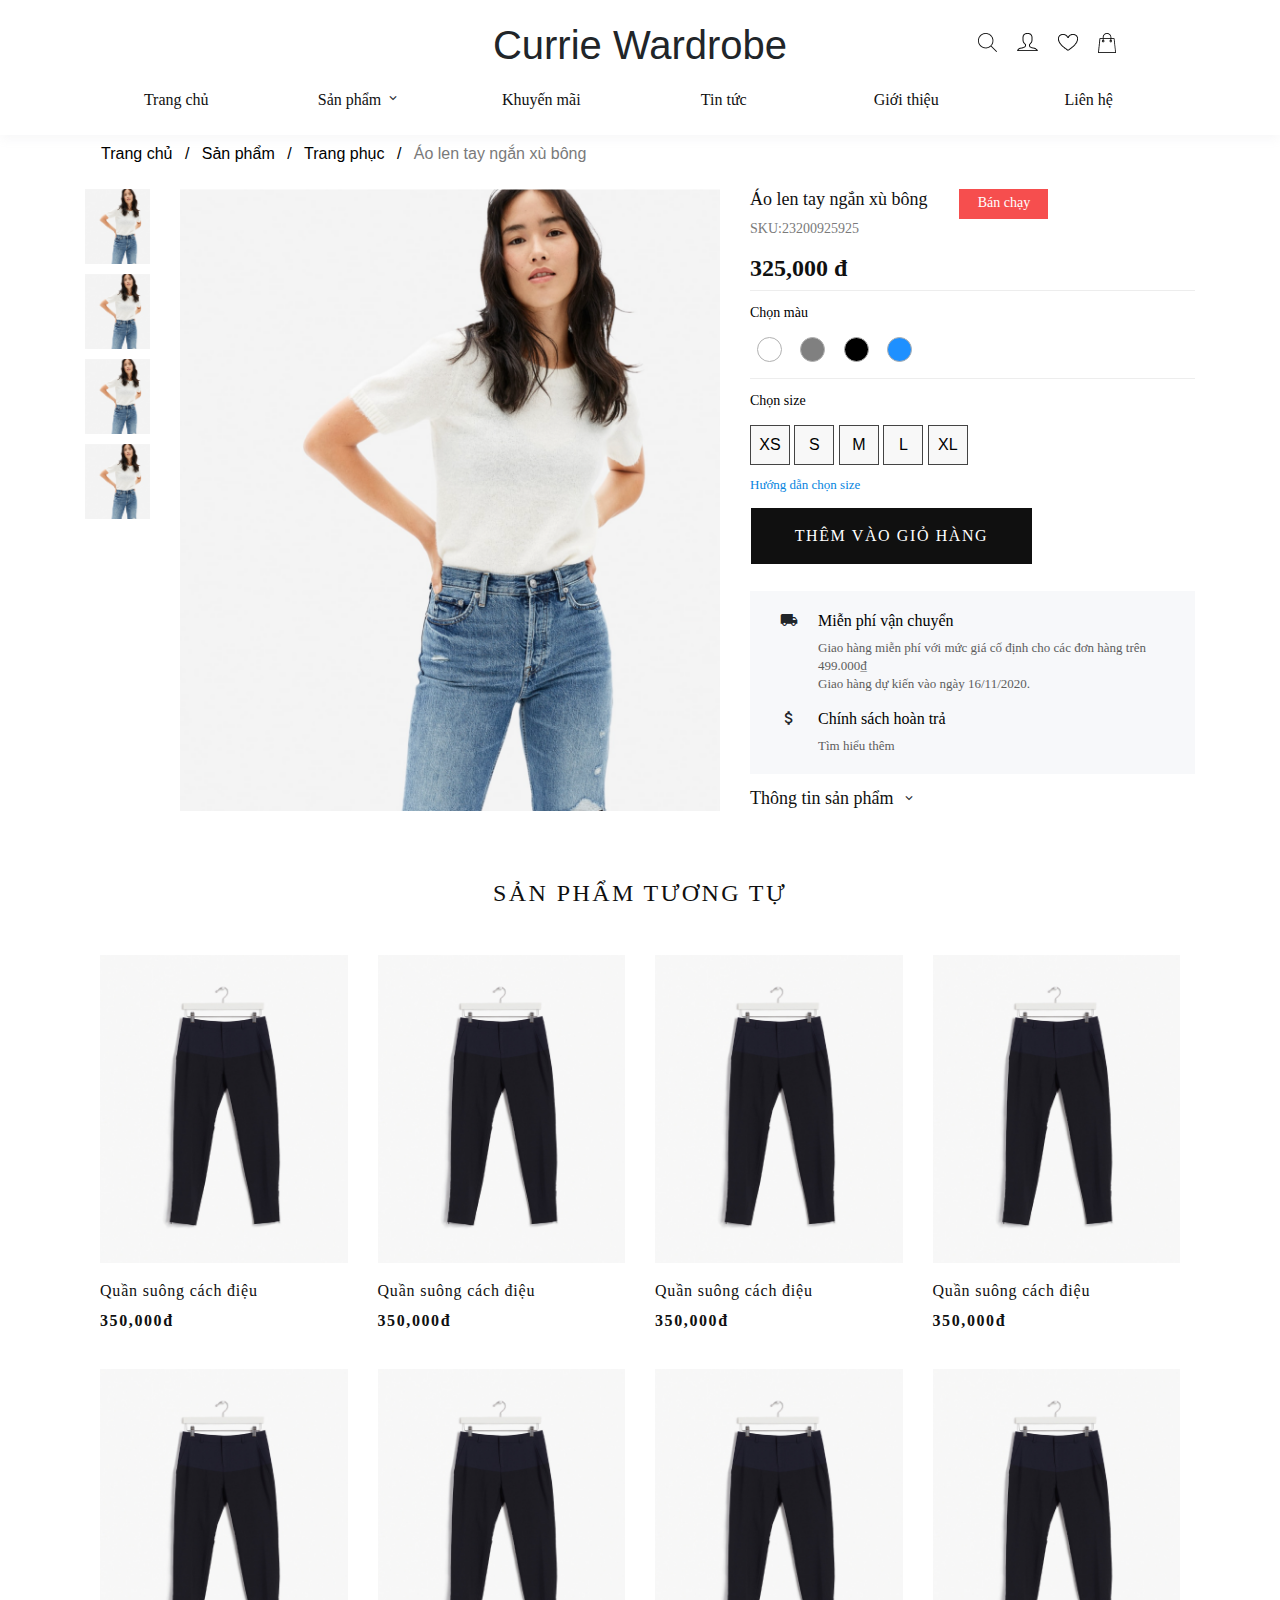
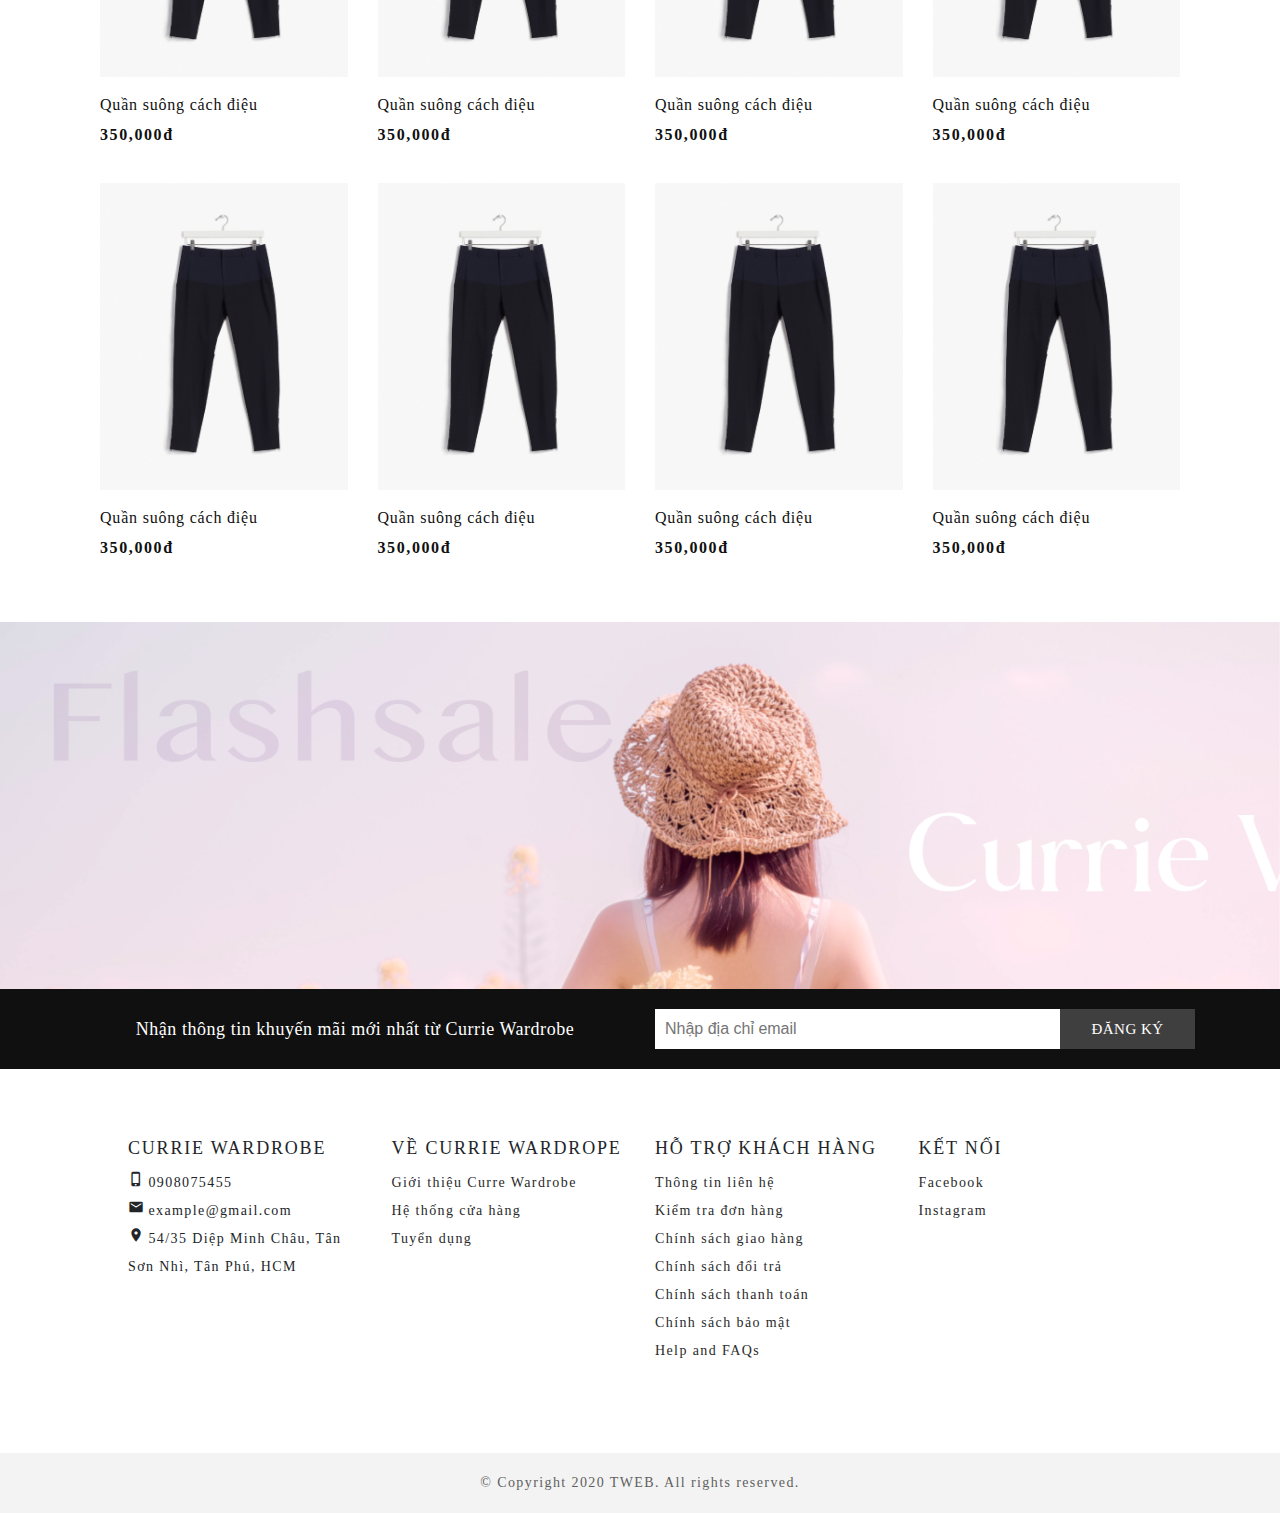
<file: product-detail.html>
<!DOCTYPE html>
<html lang="en">
<head>
    <meta charset="UTF-8">
    <meta name="viewport" content="width=device-width, initial-scale=1.0">
    <title>Hume.vn</title>
    <!-- Latest compiled and minified CSS -->
    <link rel="stylesheet" href="https://maxcdn.bootstrapcdn.com/bootstrap/4.5.2/css/bootstrap.min.css">

    <!-- jQuery library -->
    <script src="https://ajax.googleapis.com/ajax/libs/jquery/3.5.1/jquery.min.js"></script>

    <!-- Popper JS -->
    <script src="https://cdnjs.cloudflare.com/ajax/libs/popper.js/1.16.0/umd/popper.min.js"></script>

    <!-- Latest compiled JavaScript -->
    <script src="https://maxcdn.bootstrapcdn.com/bootstrap/4.5.2/js/bootstrap.min.js"></script>

    <link rel="stylesheet" href="./product_detail.css">

    <link rel="stylesheet" href="https://fonts.googleapis.com/icon?family=Material+Icons">
</head>
<body>
    <div class="container-fluid">
        <header>
            <div class="top">
                <h1>Currie Wardrobe</h1>
                <div class="topItems">
                    <ul>
                        <li>
                            <a href="#"><img src="Images/search.png"/></a>
                        </li>
                        <li>
                            <a href="#"><img src="Images/account.png"/></a>
                        </li>
                        <li>
                            <a href="#"><img src="Images/favorite.png"/></a>
                        </li>
                        <li>
                            <a href="#"><img src="Images/cart.png"/></a>
                        </li>
                    </ul>
                </div>
            </div>
            <div class="nav container">
                <div class="row container">
                    <div class="nav_item col-lg-2 col-md-4 col-sm-4 col-12">
                        <a href="index.html">Trang chủ</a>
                    </div>
                    <div class="nav_item col-lg-2 col-md-4 col-sm-4 col-12">
                        <a class="product_hover" href="product.html">Sản phẩm</a>
                        <i class="material-icons" style="font-size:14px">expand_more</i>
                        <div class="menu container" id="menu">
                            <div class="row">
                                <div class="menu_items col-lg-2 col-md-4 col-sm-6 col-6">
                                    <h1>TRANG PHỤC</h1>
                                    <a href="#">Áo thun</a>
                                    <a href="#">Áo sơ mi</a>
                                    <a href="#">Đầm</a>
                                    <a href="#">Váy</a>
                                    <a href="#">Quần</a>
                                    <a href="#">Giày, dép</a>
                                </div>
                                <div class="menu_items col-lg-2 col-md-4 col-sm-6 col-6">
                                    <h1>TÚI XÁCH</h1>
                                    <a href="#">Balo</a>
                                    <a href="#">Túi đeo chéo</a>
                                    <a href="#">Ví</a>
                                    <a href="#">Túi tone</a>
                                </div>
                                <div class="menu_items col-lg-2 col-md-4 col-sm-6 col-6">
                                    <h1>PHỤ KIỆN</h1>
                                    <a href="#">Dây chuyền</a>
                                    <a href="#">Hoa tai</a>
                                    <a href="#">Vòng tay</a>
                                    <a href="#">Nhẫn</a>    
                                </div>
                                <div class="menu_items col-lg-2 col-md-4 col-sm-6 col-6">
                                    <img src="Images/menu_image_1.png">
                                    <h2>MỚI NHẤT</h2>
                                </div>
                                <div class="menu_items col-lg-2 col-md-4 col-sm-6 col-6">
                                    <img src="Images/menu_image_2.png">
                                    <h2>BÁN CHẠY NHẤT</h2>
                                </div>
                                <div class="menu_items col-lg-2 col-md-4 col-sm-6 col-6">
                                    <img src="Images/menu_image_3.png">
                                    <h2>THƯƠNG HIỆU</h2>
                                </div>
                            </div>
                        </div>
                    </div>
                    <div class="nav_item col-lg-2 col-md-4 col-sm-4 col-12">
                        <a href="#">Khuyến mãi</a>
                    </div>
                    <div class="nav_item col-lg-2 col-md-4 col-sm-4 col-12">
                        <a href="#">Tin tức</a>
                    </div>
                    <div class="nav_item col-lg-2 col-md-4 col-sm-4 col-12">
                        <a href="#">Giới thiệu</a>
                    </div>
                    <div class="nav_item col-lg-2 col-md-4 col-sm-4 col-12">
                        <a href="#">Liên hệ</a>
                    </div>
                </div>
            </div>
        </header>
        <section class="breadcumb container">
            <ul>
                <li><a href="#">Trang chủ</a></li>
                <li><a href="#">Sản phẩm</a></li>
                <li><a href="#">Trang phục</a></li>
                <li>Áo len tay ngắn xù bông</li>
            </ul>
        </section>
        <section class="product_detail container">
            <div class="row">
                <div class="image_detail col-lg-1 col-md-2 col-sm-2">
                    <img class="side_images" style="margin: 0;" src="Images/image_detail_1.png" alt="">
                    <img class="side_images" src="Images/image_detail_1.png" alt="">
                    <img class="side_images" src="Images/image_detail_1.png" alt="">
                    <img class="side_images" src="Images/image_detail_1.png" alt="">
                </div>
                <div class="zoom_image col-lg-6 col-md-5 col-sm-10">
                    <img src="Images/image_detail_1.png" alt="">
                </div>
                <div class="specifications_detail col-lg-5 col-md-5 col-sm-12">
                    <div class="title_content">
                        <div class="product_title">
                            <h1>Áo len tay ngắn xù bông</h1>
                            <div class="tag">Bán chạy</div>
                        </div>
                        <p>SKU:23200925925</p>
                        <h2>325,000 đ</h2>
                    </div>
                    <div class="color_content">
                        <P>Chọn màu</P>
                        <button style="background-color:white;"></button>
                        <button style="background-color: gray;"></button>
                        <button style="background-color: black;"></button>
                        <button style="background-color: dodgerblue;"></button>
                    </div>
                    <div class="size_ccontent">
                        <div class="size">
                            <P>Chọn size</P>
                            <button>XS</button>
                            <button>S</button>
                            <button>M</button>
                            <button>L</button>
                            <button>XL</button>
                        </div>
                        <div class="instruct">
                            <a href="#">Hướng dẫn chọn size</a>
                        </div>
                    </div>
                    <div class="add_to_cart">
                        <div class="btn">
                            <button class="btn_add">THÊM VÀO GIỎ HÀNG</button>                      
                        </div>
                    </div>
                    <div class="delivery_border">
                        <div class="delivery">
                            <div class="row_1">
                                <div class="col_1">
                                    <i class="material-icons" style="font-size:18px;">local_shipping</i>
                                </div>
                                <div class="col_2">
                                    <h1>
                                        Miễn phí vận chuyển
                                    </h1>
                                    <p>
                                        Giao hàng miễn phí với mức giá cố định cho các đơn hàng trên 499.000₫<br>
                                        Giao hàng dự kiến vào ngày 16/11/2020.
                                    </p>
                                </div>
                            </div>
                            <div class="row_2">
                                <div class="col_1">
                                    <i class="material-icons" style="font-size:18px">attach_money</i>
                                </div>
                                <div class="col_2">
                                    <h1>
                                        Chính sách hoàn trả
                                    </h1>
                                    <a href="#">
                                        Tìm hiểu thêm
                                    </a>
                                </div>
                            </div>
                        </div>
                    </div>
                    <div class="product_infomation">
                        <P>Thông tin sản phẩm</P>
                        <i class="material-icons" style="font-size:14px">expand_more</i>
                    </div>
                </div>
            </div>
        </section>
        <section class="reccomend_products">
            <h1>Sản phẩm tương tự</h1>
            <div class="row container">
                <div class="item_product_list col-lg-3 col-md-4 col-sm-6 col-6">
                    <div class="product_photo">
                        <a href="#" class="product_url">
                            <img width="100%" src="Images/productImg_1.png">
                        </a>
                    </div>
                    <div class="product_title">
                        <a href="#" >Quần suông cách điệu</a>
                        <p>350,000đ</p>
                    </div>
                </div>
                <div class="item_product_list col-lg-3 col-md-4 col-sm-6 col-6">
                    <div class="product_photo">
                        <a href="#" class="product_url">
                            <img width="100%" src="Images/productImg_1.png">
                        </a>
                    </div>
                    <div class="product_title">
                        <a href="#" >Quần suông cách điệu</a>
                        <p>350,000đ</p>
                    </div>
                </div>
                <div class="item_product_list col-lg-3 col-md-4 col-sm-6 col-6">
                    <div class="product_photo">
                        <a href="#" class="product_url">
                            <img width="100%" src="Images/productImg_1.png">
                        </a>
                    </div>
                    <div class="product_title">
                        <a href="#" >Quần suông cách điệu</a>
                        <p>350,000đ</p>
                    </div>
                </div>
                <div class="item_product_list col-lg-3 col-md-4 col-sm-6 col-6">
                    <div class="product_photo">
                        <a href="#" class="product_url">
                            <img width="100%" src="Images/productImg_1.png">
                        </a>
                    </div>
                    <div class="product_title">
                        <a href="#" >Quần suông cách điệu</a>
                        <p>350,000đ</p>
                    </div>
                </div>
                <div class="item_product_list col-lg-3 col-md-4 col-sm-6 col-6">
                    <div class="product_photo">
                        <a href="#" class="product_url">
                            <img width="100%" src="Images/productImg_1.png">
                        </a>
                    </div>
                    <div class="product_title">
                        <a href="#" >Quần suông cách điệu</a>
                        <p>350,000đ</p>
                    </div>
                </div>
                <div class="item_product_list col-lg-3 col-md-4 col-sm-6 col-6">
                    <div class="product_photo">
                        <a href="#" class="product_url">
                            <img width="100%" src="Images/productImg_1.png">
                        </a>
                    </div>
                    <div class="product_title">
                        <a href="#" >Quần suông cách điệu</a>
                        <p>350,000đ</p>
                    </div>
                </div>
                <div class="item_product_list col-lg-3 col-md-4 col-sm-6 col-6">
                    <div class="product_photo">
                        <a href="#" class="product_url">
                            <img width="100%" src="Images/productImg_1.png">
                        </a>
                    </div>
                    <div class="product_title">
                        <a href="#" >Quần suông cách điệu</a>
                        <p>350,000đ</p>
                    </div>
                </div>
                <div class="item_product_list col-lg-3 col-md-4 col-sm-6 col-6">
                    <div class="product_photo">
                        <a href="#" class="product_url">
                            <img width="100%" src="Images/productImg_1.png">
                        </a>
                    </div>
                    <div class="product_title">
                        <a href="#" >Quần suông cách điệu</a>
                        <p>350,000đ</p>
                    </div>
                </div>
                <div class="item_product_list col-lg-3 col-md-4 col-sm-6 col-6">
                    <div class="product_photo">
                        <a href="#" class="product_url">
                            <img width="100%" src="Images/productImg_1.png">
                        </a>
                    </div>
                    <div class="product_title">
                        <a href="#" >Quần suông cách điệu</a>
                        <p>350,000đ</p>
                    </div>
                </div>
                <div class="item_product_list col-lg-3 col-md-4 col-sm-6 col-6">
                    <div class="product_photo">
                        <a href="#" class="product_url">
                            <img width="100%" src="Images/productImg_1.png">
                        </a>
                    </div>
                    <div class="product_title">
                        <a href="#" >Quần suông cách điệu</a>
                        <p>350,000đ</p>
                    </div>
                </div>
                <div class="item_product_list col-lg-3 col-md-4 col-sm-6 col-6">
                    <div class="product_photo">
                        <a href="#" class="product_url">
                            <img width="100%" src="Images/productImg_1.png">
                        </a>
                    </div>
                    <div class="product_title">
                        <a href="#" >Quần suông cách điệu</a>
                        <p>350,000đ</p>
                    </div>
                </div>
                <div class="item_product_list col-lg-3 col-md-4 col-sm-6 col-6">
                    <div class="product_photo">
                        <a href="#" class="product_url">
                            <img width="100%" src="Images/productImg_1.png">
                        </a>
                    </div>
                    <div class="product_title">
                        <a href="#" >Quần suông cách điệu</a>
                        <p>350,000đ</p>
                    </div>
                </div>
            </div>
        </section>
        <section class="bottom_banner container">
            <img src="Images/bottom_banner.png"/>
        </section>
        <footer>
            <div class="subcribe">
                <div class="container">
                    <div class="row">
                        <div class="subcribe_title col-lg-6 col-md-6 col-sm-12 col-xs-12">
                                <a>
                                    Nhận thông tin khuyến mãi mới nhất từ Currie Wardrobe
                                </a>
                        </div>
                        <div class="subcribe_input col-lg-6 col-md-6 col-sm-12 col-xs-12">
                            <input type="text" placeholder="Nhập địa chỉ email">
                            <button>ĐĂNG KÝ</button>
                        </div>
                    </div>
                </div>
            </div>
            <div class="about">
                <div class="row">
                    <div class="contact_information col-lg-3 col-md-6 col-sm-6 col-xs-6">
                        <h1 class="shop_name">Currie Wardrobe</h1>
                        <ul>
                            <li>
                                <i class="material-icons" style="font-size:16px">phone_iphone</i>
                                <a>0908075455</a>
                            </li>
                            <li>
                                <i class="material-icons" style="font-size:16px">email</i>
                                <a>example@gmail.com</a>
                            </li>
                            <li>
                                <i class="material-icons" style="font-size:16px">location_on</i>
                                <a>54/35 Diệp Minh Châu, Tân Sơn Nhì, Tân Phú, HCM</a>
                            </li>
                        </ul>
                    </div>
                    <div class="introduce col-lg-3 col-md-6 col-sm-6 col-xs-6">
                        <h1>VỀ CURRIE WARDROPE</h1>
                        <ul>
                            <li>
                                <a href="#">Giới thiệu Curre Wardrobe</a>
                            </li>
                            <li>
                                <a href="#">Hệ thống cửa hàng</a>
                            </li>
                            <li>
                                <a href="#">Tuyển dụng</a>
                            </li>
                        </ul>
                    </div>
                    <div class="support col-lg-3 col-md-6 col-sm-6 col-xs-6">
                        <h1>HỖ TRỢ KHÁCH HÀNG</h1>
                        <ul>
                            <li>
                                <a href="#">Thông tin liên hệ</a>
                            </li>
                            <li>
                                <a href="#">Kiểm tra đơn hàng</a>
                            </li>
                            <li>
                                <a href="#">Chính sách giao hàng</a>
                            </li>
                            <li>
                                <a href="#">Chính sách đổi trả</a>
                            </li>
                            <li>
                                <a href="#">Chính sách thanh toán</a>
                            </li>
                            <li>
                                <a href="#">Chính sách bảo mật</a>
                            </li>
                            <li>
                                <a href="#">Help and FAQs</a>
                            </li>
                        </ul>
                    </div>
                    <div class="connect col-lg-3 col-md-6 col-sm-6 col-xs-6">
                        <h1>KẾT NỐI</h1>
                        <ul>
                            <li>
                                <a href="#">Facebook</a>
                            </li>
                            <li>
                                <a href="#">Instagram</a>
                            </li>
                        </ul>
                    </div>
                </div>
            </div>
            <div class="copyright">
                <div>© Copyright 2020 TWEB. All rights reserved.</div>
            </div>
        </footer>
    </div>
</body>
<script>
    function showDropdown() {
        document.getElementById("menu").style.display = "block";
        document.getElementById("menu").style.width = "100%";
    }
    function hideDropdown() {
        document.getElementById("menu").style.display = "none";
    }
</script>
</html>
</file>
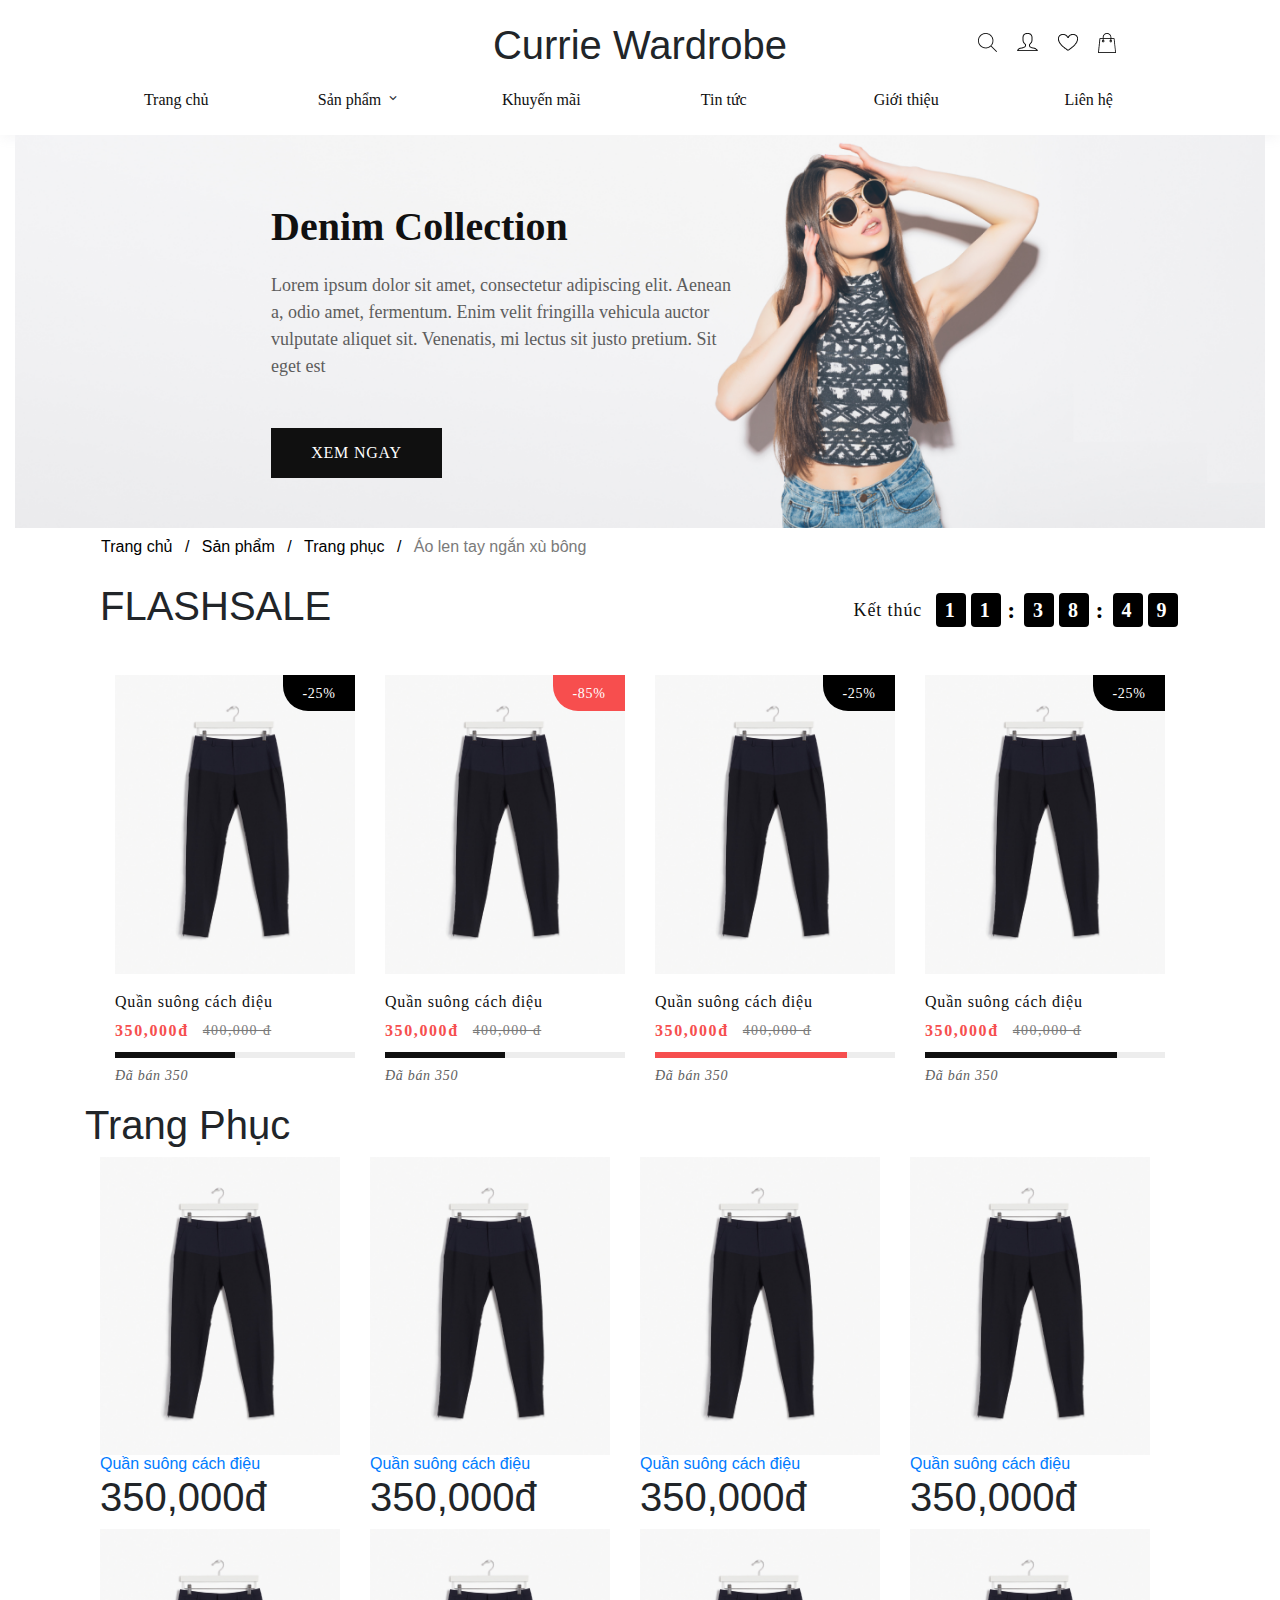
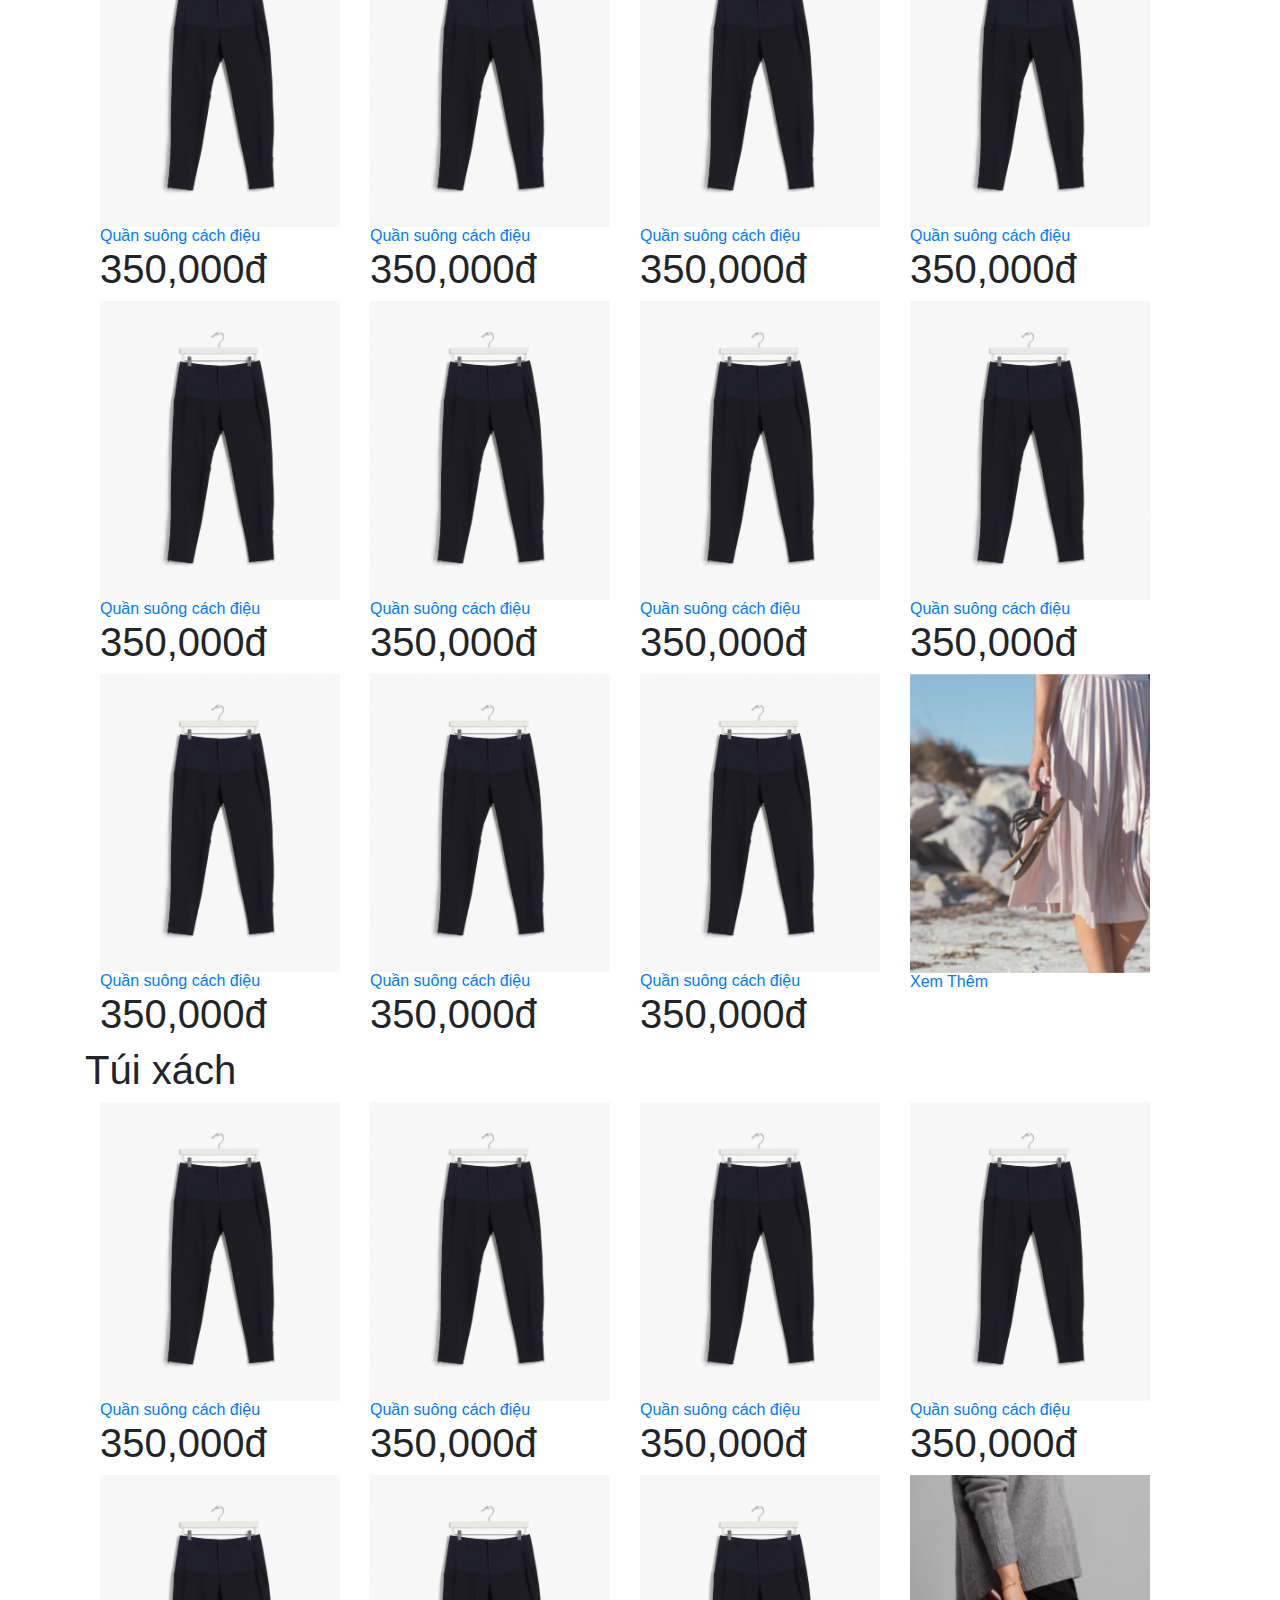
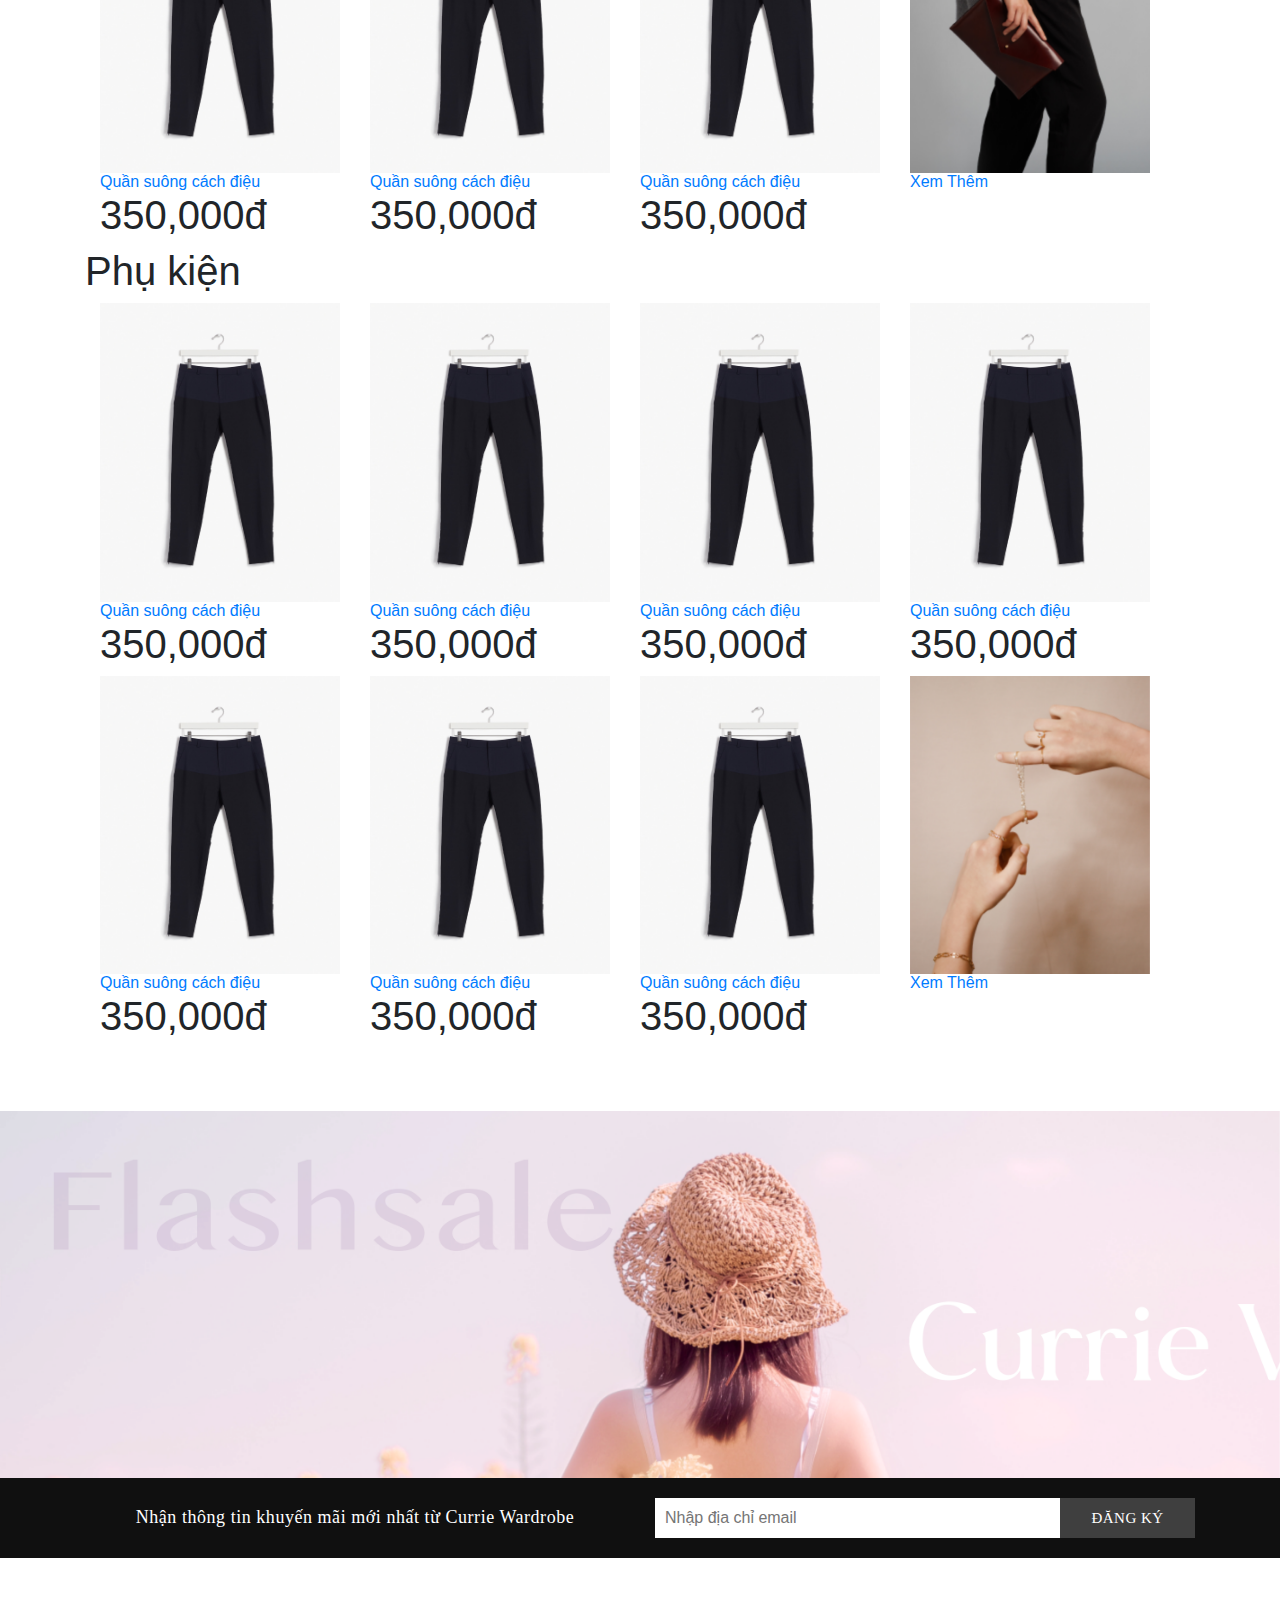
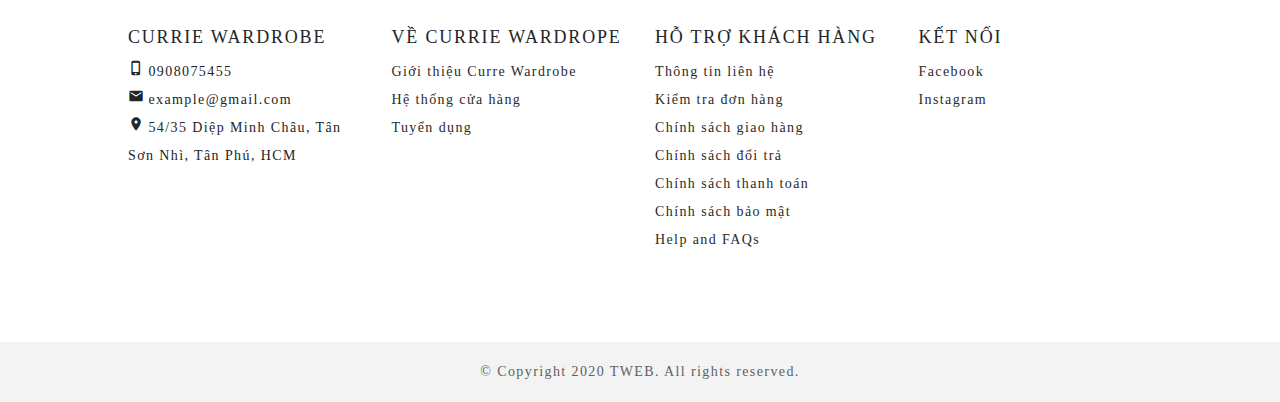
<file: product.html>
<!DOCTYPE html>
<html lang="en">
<head>
    <meta charset="UTF-8">
    <meta name="viewport" content="width=device-width, initial-scale=1.0">
    <title>Hume.vn</title>
    <!-- Latest compiled and minified CSS -->
    <link rel="stylesheet" href="https://maxcdn.bootstrapcdn.com/bootstrap/4.5.2/css/bootstrap.min.css">

    <!-- jQuery library -->
    <script src="https://ajax.googleapis.com/ajax/libs/jquery/3.5.1/jquery.min.js"></script>

    <!-- Popper JS -->
    <script src="https://cdnjs.cloudflare.com/ajax/libs/popper.js/1.16.0/umd/popper.min.js"></script>

    <!-- Latest compiled JavaScript -->
    <script src="https://maxcdn.bootstrapcdn.com/bootstrap/4.5.2/js/bootstrap.min.js"></script>

    <link rel="stylesheet" href="./product.css">

    <link href="https://fonts.cdnfonts.com/css/bai-jamjuree" rel="stylesheet">

    <link rel="stylesheet" href="https://fonts.googleapis.com/icon?family=Material+Icons">
</head>
<body>
    <div class="container-fluid">
        <header>
            <div class="top">
                <h1>Currie Wardrobe</h1>
                <div class="topItems">
                    <ul>
                        <li>
                            <a href="#"><img src="Images/search.png"/></a>
                        </li>
                        <li>
                            <a href="#"><img src="Images/account.png"/></a>
                        </li>
                        <li>
                            <a href="#"><img src="Images/favorite.png"/></a>
                        </li>
                        <li>
                            <a href="cart.html"><img src="Images/cart.png"/></a>
                        </li>
                    </ul>
                </div>
            </div>
            <div class="nav container">
                <div class="row container">
                    <div class="nav_item col-lg-2 col-md-4 col-sm-4 col-12">
                        <a href="index.html">Trang chủ</a>
                    </div>
                    <div class="nav_item col-lg-2 col-md-4 col-sm-4 col-12">
                        <a class="product_hover" href="product.html">Sản phẩm</a>
                        <i class="material-icons" style="font-size:14px">expand_more</i>
                        <div class="menu container" id="menu">
                            <div class="row">
                                <div class="menu_items col-lg-2 col-md-4 col-sm-6 col-6">
                                    <h1>TRANG PHỤC</h1>
                                    <a href="#">Áo thun</a>
                                    <a href="#">Áo sơ mi</a>
                                    <a href="#">Đầm</a>
                                    <a href="#">Váy</a>
                                    <a href="#">Quần</a>
                                    <a href="#">Giày, dép</a>
                                </div>
                                <div class="menu_items col-lg-2 col-md-4 col-sm-6 col-6">
                                    <h1>TÚI XÁCH</h1>
                                    <a href="#">Balo</a>
                                    <a href="#">Túi đeo chéo</a>
                                    <a href="#">Ví</a>
                                    <a href="#">Túi tone</a>
                                </div>
                                <div class="menu_items col-lg-2 col-md-4 col-sm-6 col-6">
                                    <h1>PHỤ KIỆN</h1>
                                    <a href="#">Dây chuyền</a>
                                    <a href="#">Hoa tai</a>
                                    <a href="#">Vòng tay</a>
                                    <a href="#">Nhẫn</a>    
                                </div>
                                <div class="menu_items col-lg-2 col-md-4 col-sm-6 col-6">
                                    <img src="Images/menu_image_1.png">
                                    <h2>MỚI NHẤT</h2>
                                </div>
                                <div class="menu_items col-lg-2 col-md-4 col-sm-6 col-6">
                                    <img src="Images/menu_image_2.png">
                                    <h2>BÁN CHẠY NHẤT</h2>
                                </div>
                                <div class="menu_items col-lg-2 col-md-4 col-sm-6 col-6">
                                    <img src="Images/menu_image_3.png">
                                    <h2>THƯƠNG HIỆU</h2>
                                </div>
                            </div>
                        </div>
                    </div>
                    <div class="nav_item col-lg-2 col-md-4 col-sm-4 col-12">
                        <a href="#">Khuyến mãi</a>
                    </div>
                    <div class="nav_item col-lg-2 col-md-4 col-sm-4 col-12">
                        <a href="#">Tin tức</a>
                    </div>
                    <div class="nav_item col-lg-2 col-md-4 col-sm-4 col-12">
                        <a href="#">Giới thiệu</a>
                    </div>
                    <div class="nav_item col-lg-2 col-md-4 col-sm-4 col-12">
                        <a href="#">Liên hệ</a>
                    </div>
                </div>
            </div>
        </header>
        <section class="top_banner container">
            <div class="top_banner_content">
                <h1>Denim Collection</h1>
                <p>Lorem ipsum dolor sit amet, consectetur adipiscing elit. Aenean a, odio amet, fermentum. Enim velit fringilla vehicula auctor vulputate aliquet sit. Venenatis, mi lectus sit justo pretium. Sit eget est</p>
                <button>Xem ngay</button>
            </div>
            <img src="Images/top_banner.png">
        </section>
        <section class="breadcumb container">
            <ul>
                <li><a href="#">Trang chủ</a></li>
                <li><a href="#">Sản phẩm</a></li>
                <li><a href="#">Trang phục</a></li>
                <li>Áo len tay ngắn xù bông</li>
            </ul>
        </section>
        <section class="flash_sale container">
            <div class="flash_sale_content">
                <div class="row">
                    <div class="flashsale_title col-lg-4 col-md-12 col-sm-12">
                        <h1>FLASHSALE</h1>
                    </div>
                    <div class="time_countdown col-lg-8 col-md-12 col-sm-12">
                        <div class="time_countdown_content">
                            <p>Kết thúc</p>
                            <h2>1</h2>
                            <h2>1</h2>
                            <span>:</span>
                            <h2>3</h2>
                            <h2>8</h2>
                            <span>:</span>
                            <h2>4</h2>
                            <h2>9</h2>
                        </div>
                    </div>
                </div>
            </div>
            <div class="row container">
                <div class="item_product_list col-lg-3 col-md-4 col-sm-6 col-6">
                    <div class="product_photo">
                        <a href="#" class="product_url">
                            <img width="100%" src="Images/productImg_1.png">
                        </a>
                        <div class="sale_label">
                            <span>-25%</span>
                        </div>
                    </div>
                    <div class="product_title">
                        <a href="#" >Quần suông cách điệu</a>
                        <div class="sale_price">
                            <p>350,000đ</p>
                            <span><del>400,000 đ</del></span>
                        </div>
                        <div class="progress_bar">
                            <div class="sale_progress_bar" style="width: 50%;">

                            </div>
                        </div>
                        <p>Đã bán 350</p>
                    </div>
                </div><div class="item_product_list col-lg-3 col-md-4 col-sm-6 col-6">
                    <div class="product_photo">
                        <a href="#" class="product_url">
                            <img width="100%" src="Images/productImg_1.png">
                        </a>
                        <div class="big_sale_label">
                            <span>-85%</span>
                        </div>
                    </div>
                    <div class="product_title">
                        <a href="#" >Quần suông cách điệu</a>
                        <div class="sale_price">
                            <p>350,000đ</p>
                            <span><del>400,000 đ</del></span>
                        </div>
                        <div class="progress_bar">
                            <div class="sale_progress_bar" style="width: 50%;">
                                
                            </div>
                        </div>
                        <p>Đã bán 350</p>
                    </div>
                </div><div class="item_product_list col-lg-3 col-md-4 col-sm-6 col-6">
                    <div class="product_photo">
                        <a href="#" class="product_url">
                            <img width="100%" src="Images/productImg_1.png">
                        </a>
                        <div class="sale_label">
                            <span>-25%</span>
                        </div>
                    </div>
                    <div class="product_title">
                        <a href="#" >Quần suông cách điệu</a>
                        <div class="sale_price">
                            <p>350,000đ</p>
                            <span><del>400,000 đ</del></span>
                        </div>
                        <div class="progress_bar">
                            <div class="sale_progress_bar_full" style="width: 80%;">
                                
                            </div>
                        </div>
                        <p>Đã bán 350</p>
                    </div>
                </div><div class="item_product_list col-lg-3 col-md-4 col-sm-6 col-6">
                    <div class="product_photo">
                        <a href="#" class="product_url">
                            <img width="100%" src="Images/productImg_1.png">
                        </a>
                        <div class="sale_label">
                            <span>-25%</span>
                        </div>
                    </div>
                    <div class="product_title">
                        <a href="#" >Quần suông cách điệu</a>
                        <div class="sale_price">
                            <p>350,000đ</p>
                            <span><del>400,000 đ</del></span>
                        </div>
                        <div class="progress_bar">
                            <div class="sale_progress_bar" style="width: 80%;">
                                
                            </div>
                        </div>
                        <p>Đã bán 350</p>
                    </div>
                </div>
            </div>
        </section>
        <section class="products container">
            <h1>Trang Phục</h1>
            <div class="row container">
                <div class="item_product_list col-lg-3 col-md-4 col-sm-6 col-6">
                    <div class="product_photo">
                        <a href="#" class="product_url">
                            <img width="100%" src="Images/productImg_1.png">
                        </a>
                    </div>
                    <div class="product_title">
                        <a href="#" >Quần suông cách điệu</a>
                        <h1>350,000đ</h1>
                    </div>
                </div>
                <div class="item_product_list col-lg-3 col-md-4 col-sm-6 col-6">
                    <div class="product_photo">
                        <a href="#" class="product_url">
                            <img width="100%" src="Images/productImg_1.png">
                        </a>
                    </div>
                    <div class="product_title">
                        <a href="#" >Quần suông cách điệu</a>
                        <h1>350,000đ</h1>
                    </div>
                </div>
                <div class="item_product_list col-lg-3 col-md-4 col-sm-6 col-6">
                    <div class="product_photo">
                        <a href="#" class="product_url">
                            <img width="100%" src="Images/productImg_1.png">
                        </a>
                    </div>
                    <div class="product_title">
                        <a href="#" >Quần suông cách điệu</a>
                        <h1>350,000đ</h1>
                    </div>
                </div>
                <div class="item_product_list col-lg-3 col-md-4 col-sm-6 col-6">
                    <div class="product_photo">
                        <a href="#" class="product_url">
                            <img width="100%" src="Images/productImg_1.png">
                        </a>
                    </div>
                    <div class="product_title">
                        <a href="#" >Quần suông cách điệu</a>
                        <h1>350,000đ</h1>
                    </div>
                </div>
                <div class="item_product_list col-lg-3 col-md-4 col-sm-6 col-6">
                    <div class="product_photo">
                        <a href="#" class="product_url">
                            <img width="100%" src="Images/productImg_1.png">
                        </a>
                    </div>
                    <div class="product_title">
                        <a href="#" >Quần suông cách điệu</a>
                        <h1>350,000đ</h1>
                    </div>
                </div>
                <div class="item_product_list col-lg-3 col-md-4 col-sm-6 col-6">
                    <div class="product_photo">
                        <a href="#" class="product_url">
                            <img width="100%" src="Images/productImg_1.png">
                        </a>
                    </div>
                    <div class="product_title">
                        <a href="#" >Quần suông cách điệu</a>
                        <h1>350,000đ</h1>
                    </div>
                </div>
                <div class="item_product_list col-lg-3 col-md-4 col-sm-6 col-6">
                    <div class="product_photo">
                        <a href="#" class="product_url">
                            <img width="100%" src="Images/productImg_1.png">
                        </a>
                    </div>
                    <div class="product_title">
                        <a href="#" >Quần suông cách điệu</a>
                        <h1>350,000đ</h1>
                    </div>
                </div>
                <div class="item_product_list col-lg-3 col-md-4 col-sm-6 col-6">
                    <div class="product_photo">
                        <a href="#" class="product_url">
                            <img width="100%" src="Images/productImg_1.png">
                        </a>
                    </div>
                    <div class="product_title">
                        <a href="#" >Quần suông cách điệu</a>
                        <h1>350,000đ</h1>
                    </div>
                </div>
                <div class="item_product_list col-lg-3 col-md-4 col-sm-6 col-6">
                    <div class="product_photo">
                        <a href="#" class="product_url">
                            <img width="100%" src="Images/productImg_1.png">
                        </a>
                    </div>
                    <div class="product_title">
                        <a href="#" >Quần suông cách điệu</a>
                        <h1>350,000đ</h1>
                    </div>
                </div>
                <div class="item_product_list col-lg-3 col-md-4 col-sm-6 col-6">
                    <div class="product_photo">
                        <a href="#" class="product_url">
                            <img width="100%" src="Images/productImg_1.png">
                        </a>
                    </div>
                    <div class="product_title">
                        <a href="#" >Quần suông cách điệu</a>
                        <h1>350,000đ</h1>
                    </div>
                </div>
                <div class="item_product_list col-lg-3 col-md-4 col-sm-6 col-6">
                    <div class="product_photo">
                        <a href="#" class="product_url">
                            <img width="100%" src="Images/productImg_1.png">
                        </a>
                    </div>
                    <div class="product_title">
                        <a href="#" >Quần suông cách điệu</a>
                        <h1>350,000đ</h1>
                    </div>
                </div>
                <div class="item_product_list col-lg-3 col-md-4 col-sm-6 col-6">
                    <div class="product_photo">
                        <a href="#" class="product_url">
                            <img width="100%" src="Images/productImg_1.png">
                        </a>
                    </div>
                    <div class="product_title">
                        <a href="#" >Quần suông cách điệu</a>
                        <h1>350,000đ</h1>
                    </div>
                </div>
                <div class="item_product_list col-lg-3 col-md-4 col-sm-6 col-6">
                    <div class="product_photo">
                        <a href="#" class="product_url">
                            <img width="100%" src="Images/productImg_1.png">
                        </a>
                    </div>
                    <div class="product_title">
                        <a href="#" >Quần suông cách điệu</a>
                        <h1>350,000đ</h1>
                    </div>
                </div>
                <div class="item_product_list col-lg-3 col-md-4 col-sm-6 col-6">
                    <div class="product_photo">
                        <a href="#" class="product_url">
                            <img width="100%" src="Images/productImg_1.png">
                        </a>
                    </div>
                    <div class="product_title">
                        <a href="#" >Quần suông cách điệu</a>
                        <h1>350,000đ</h1>
                    </div>
                </div>
                <div class="item_product_list col-lg-3 col-md-4 col-sm-6 col-6">
                    <div class="product_photo">
                        <a href="#" class="product_url">
                            <img width="100%" src="Images/productImg_1.png">
                        </a>
                    </div>
                    <div class="product_title">
                        <a href="#" >Quần suông cách điệu</a>
                        <h1>350,000đ</h1>
                    </div>
                </div>
                <div class="item_product_list col-lg-3 col-md-4 col-sm-6 col-6">
                    <div class="more_button">
                        <a href="#" class="product_url">
                            <img width="100%" src="Images/more_button_1.png">
                            <span>Xem Thêm</span>
                        </a>
                    </div>
                </div>
            </div>
            <h1>Túi xách</h1>
            <div class="row container">
                <div class="item_product_list col-lg-3 col-md-4 col-sm-6 col-6">
                    <div class="product_photo">
                        <a href="#" class="product_url">
                            <img width="100%" src="Images/productImg_1.png">
                        </a>
                    </div>
                    <div class="product_title">
                        <a href="#" >Quần suông cách điệu</a>
                        <h1>350,000đ</h1>
                    </div>
                </div>
                <div class="item_product_list col-lg-3 col-md-4 col-sm-6 col-6">
                    <div class="product_photo">
                        <a href="#" class="product_url">
                            <img width="100%" src="Images/productImg_1.png">
                        </a>
                    </div>
                    <div class="product_title">
                        <a href="#" >Quần suông cách điệu</a>
                        <h1>350,000đ</h1>
                    </div>
                </div>
                <div class="item_product_list col-lg-3 col-md-4 col-sm-6 col-6">
                    <div class="product_photo">
                        <a href="#" class="product_url">
                            <img width="100%" src="Images/productImg_1.png">
                        </a>
                    </div>
                    <div class="product_title">
                        <a href="#" >Quần suông cách điệu</a>
                        <h1>350,000đ</h1>
                    </div>
                </div>
                <div class="item_product_list col-lg-3 col-md-4 col-sm-6 col-6">
                    <div class="product_photo">
                        <a href="#" class="product_url">
                            <img width="100%" src="Images/productImg_1.png">
                        </a>
                    </div>
                    <div class="product_title">
                        <a href="#" >Quần suông cách điệu</a>
                        <h1>350,000đ</h1>
                    </div>
                </div>
                <div class="item_product_list col-lg-3 col-md-4 col-sm-6 col-6">
                    <div class="product_photo">
                        <a href="#" class="product_url">
                            <img width="100%" src="Images/productImg_1.png">
                        </a>
                    </div>
                    <div class="product_title">
                        <a href="#" >Quần suông cách điệu</a>
                        <h1>350,000đ</h1>
                    </div>
                </div>
                <div class="item_product_list col-lg-3 col-md-4 col-sm-6 col-6">
                    <div class="product_photo">
                        <a href="#" class="product_url">
                            <img width="100%" src="Images/productImg_1.png">
                        </a>
                    </div>
                    <div class="product_title">
                        <a href="#" >Quần suông cách điệu</a>
                        <h1>350,000đ</h1>
                    </div>
                </div>
                <div class="item_product_list col-lg-3 col-md-4 col-sm-6 col-6">
                    <div class="product_photo">
                        <a href="#" class="product_url">
                            <img width="100%" src="Images/productImg_1.png">
                        </a>
                    </div>
                    <div class="product_title">
                        <a href="#" >Quần suông cách điệu</a>
                        <h1>350,000đ</h1>
                    </div>
                </div>
                <div class="item_product_list col-lg-3 col-md-4 col-sm-6 col-6">
                    <div class="more_button">
                        <a href="#" class="product_url">
                            <img width="100%" src="Images/more_button_2.png">
                            <span>Xem Thêm</span>
                        </a>
                    </div>
                </div>
            </div>
            <h1>Phụ kiện</h1>
            <div class="row container">
                <div class="item_product_list col-lg-3 col-md-4 col-sm-6 col-6">
                    <div class="product_photo">
                        <a href="#" class="product_url">
                            <img width="100%" src="Images/productImg_1.png">
                        </a>
                    </div>
                    <div class="product_title">
                        <a href="#" >Quần suông cách điệu</a>
                        <h1>350,000đ</h1>
                    </div>
                </div>
                <div class="item_product_list col-lg-3 col-md-4 col-sm-6 col-6">
                    <div class="product_photo">
                        <a href="#" class="product_url">
                            <img width="100%" src="Images/productImg_1.png">
                        </a>
                    </div>
                    <div class="product_title">
                        <a href="#" >Quần suông cách điệu</a>
                        <h1>350,000đ</h1>
                    </div>
                </div>
                <div class="item_product_list col-lg-3 col-md-4 col-sm-6 col-6">
                    <div class="product_photo">
                        <a href="#" class="product_url">
                            <img width="100%" src="Images/productImg_1.png">
                        </a>
                    </div>
                    <div class="product_title">
                        <a href="#" >Quần suông cách điệu</a>
                        <h1>350,000đ</h1>
                    </div>
                </div>
                <div class="item_product_list col-lg-3 col-md-4 col-sm-6 col-6">
                    <div class="product_photo">
                        <a href="#" class="product_url">
                            <img width="100%" src="Images/productImg_1.png">
                        </a>
                    </div>
                    <div class="product_title">
                        <a href="#" >Quần suông cách điệu</a>
                        <h1>350,000đ</h1>
                    </div>
                </div>
                <div class="item_product_list col-lg-3 col-md-4 col-sm-6 col-6">
                    <div class="product_photo">
                        <a href="#" class="product_url">
                            <img width="100%" src="Images/productImg_1.png">
                        </a>
                    </div>
                    <div class="product_title">
                        <a href="#" >Quần suông cách điệu</a>
                        <h1>350,000đ</h1>
                    </div>
                </div>
                <div class="item_product_list col-lg-3 col-md-4 col-sm-6 col-6">
                    <div class="product_photo">
                        <a href="#" class="product_url">
                            <img width="100%" src="Images/productImg_1.png">
                        </a>
                    </div>
                    <div class="product_title">
                        <a href="#" >Quần suông cách điệu</a>
                        <h1>350,000đ</h1>
                    </div>
                </div>
                <div class="item_product_list col-lg-3 col-md-4 col-sm-6 col-6">
                    <div class="product_photo">
                        <a href="#" class="product_url">
                            <img width="100%" src="Images/productImg_1.png">
                        </a>
                    </div>
                    <div class="product_title">
                        <a href="#" >Quần suông cách điệu</a>
                        <h1>350,000đ</h1>
                    </div>
                </div>
                <div class="item_product_list col-lg-3 col-md-4 col-sm-6 col-6">
                    <div class="more_button">
                        <a href="#" class="product_url">
                            <img width="100%" src="Images/more_button_3.png">
                            <span>Xem Thêm</span>
                        </a>
                    </div>
                </div>
            </div>
        </section>
        <section class="bottom_banner container">
            <img src="Images/bottom_banner.png"/>
        </section>
        <footer >
            <div class="subcribe">
                <div class="container">
                    <div class="row">
                        <div class="subcribe_title col-lg-6 col-md-6 col-sm-12">
                                <a>
                                    Nhận thông tin khuyến mãi mới nhất từ Currie Wardrobe
                                </a>
                        </div>
                        <div class="subcribe_input col-lg-6 col-md-6 col-sm-12">
                            <input type="text" placeholder="Nhập địa chỉ email">
                            <button>ĐĂNG KÝ</button>
                        </div>
                    </div>
                </div>
            </div>
            <div class="about">
                <div class="row">
                    <div class="contact_information col-lg-3 col-md-6 col-sm-6">
                        <h1 class="shop_name">Currie Wardrobe</h1>
                        <ul>
                            <li>
                                <i class="material-icons" style="font-size:16px">phone_iphone</i>
                                <a>0908075455</a>
                            </li>
                            <li>
                                <i class="material-icons" style="font-size:16px">email</i>
                                <a>example@gmail.com</a>
                            </li>
                            <li>
                                <i class="material-icons" style="font-size:16px">location_on</i>
                                <a>54/35 Diệp Minh Châu, Tân Sơn Nhì, Tân Phú, HCM</a>
                            </li>
                        </ul>
                    </div>
                    <div class="introduce col-lg-3 col-md-6 col-sm-6">
                        <h1>VỀ CURRIE WARDROPE</h1>
                        <ul>
                            <li>
                                <a href="#">Giới thiệu Curre Wardrobe</a>
                            </li>
                            <li>
                                <a href="#">Hệ thống cửa hàng</a>
                            </li>
                            <li>
                                <a href="#">Tuyển dụng</a>
                            </li>
                        </ul>
                    </div>
                    <div class="support col-lg-3 col-md-6 col-sm-6">
                        <h1>HỖ TRỢ KHÁCH HÀNG</h1>
                        <ul>
                            <li>
                                <a href="#">Thông tin liên hệ</a>
                            </li>
                            <li>
                                <a href="#">Kiểm tra đơn hàng</a>
                            </li>
                            <li>
                                <a href="#">Chính sách giao hàng</a>
                            </li>
                            <li>
                                <a href="#">Chính sách đổi trả</a>
                            </li>
                            <li>
                                <a href="#">Chính sách thanh toán</a>
                            </li>
                            <li>
                                <a href="#">Chính sách bảo mật</a>
                            </li>
                            <li>
                                <a href="#">Help and FAQs</a>
                            </li>
                        </ul>
                    </div>
                    <div class="connect col-lg-3 col-md-6 col-sm-6">
                        <h1>KẾT NỐI</h1>
                        <ul>
                            <li>
                                <a href="#">Facebook</a>
                            </li>
                            <li>
                                <a href="#">Instagram</a>
                            </li>
                        </ul>
                    </div>
                </div>
            </div>
            <div class="copyright">
                <div>© Copyright 2020 TWEB. All rights reserved.</div>
            </div>
        </footer>
    </div>
</body>
</html>
</file>
<file: product_detail.css>
@media screen and (max-width: 1200px) {
  header .nav .row .nav_item .menu {
    width: 400% !important;
    left: -50%;
  }
  footer .subcribe .container .row .subcribe_title {
    text-align: center !important;
  }
}

@media screen and (max-width: 992px) {
  header .nav .row .nav_item .menu {
    width: 500% !important;
    left: -50%;
  }
}

@media screen and (max-width: 768px) {
  header .nav .row .nav_item .menu {
    width: 200% !important;
    left: -50%;
  }
}

@media screen and (max-width: 576px) {
  header .nav .row .nav_item .menu {
    width: 100% !important;
  }
  .product_detail .row .image_detail {
    -webkit-box-pack: center;
        -ms-flex-pack: center;
            justify-content: center;
    display: -webkit-box;
    display: -ms-flexbox;
    display: flex;
    -ms-flex-wrap: wrap;
        flex-wrap: wrap;
  }
  .product_detail .row .image_detail img {
    width: 20% !important;
    margin: 0 0 0 10px;
    margin-top: 0 !important;
  }
  .product_detail .row .image_detail .col-lg-1, .product_detail .row .image_detail .col-md-1, .product_detail .row .image_detail .col-sm-1, .product_detail .row .image_detail .col-xs-1 {
    padding: 0 !important;
  }
  .product_detail .row .zoom_image {
    margin-top: 10px;
  }
  .specifications_detail {
    margin-top: 20px;
  }
}

#product_hover:hover #menu {
  display: block !important;
}

body {
  line-height: normal;
  -webkit-box-sizing: border-box;
          box-sizing: border-box;
  height: 100%;
}

body img {
  width: 100%;
}

body .container-fluid {
  padding-right: 0;
  padding-left: 0;
}

body header {
  padding-bottom: 24px;
  -webkit-box-shadow: 0px 4px 10px rgba(166, 168, 173, 0.09);
          box-shadow: 0px 4px 10px rgba(166, 168, 173, 0.09);
  z-index: 1000;
  width: 100%;
  background-color: #FFFFFF;
}

body header .top {
  display: -webkit-box;
  display: -ms-flexbox;
  display: flex;
  -ms-flex-wrap: wrap;
      flex-wrap: wrap;
  position: relative;
  text-align: center;
  height: 89px;
}

body header .top h1 {
  margin: auto auto;
}

body header .top .topItems {
  position: absolute;
  right: 154px;
  top: 50%;
  -webkit-transform: translateY(-60%);
          transform: translateY(-60%);
}

body header .top .topItems ul {
  list-style: none;
  margin: auto 0 auto 0;
  display: -webkit-box;
  display: -ms-flexbox;
  display: flex;
  padding: 0;
}

body header .top .topItems ul li {
  padding: 0 10px 0 10px;
}

body header .nav {
  -webkit-box-pack: center;
      -ms-flex-pack: center;
          justify-content: center;
}

body header .nav .row .nav_item {
  position: relative;
  text-align: center;
}

body header .nav .row .nav_item a {
  font-family: Avenir Next;
  font-style: normal;
  font-weight: normal;
  font-size: 16px;
  line-height: 22px;
  color: #101010;
}

body header .nav .row .nav_item a:hover {
  text-decoration: none;
  border-bottom: 2px solid black;
}

body header .nav .row .nav_item .menu {
  pointer-events: none;
  opacity: 0;
  -webkit-transition: 0.5s;
  transition: 0.5s;
  width: 800%;
  text-align: left;
  padding: 22px 50px;
  z-index: 999;
  background-color: white;
  -webkit-box-shadow: 0px 4px 10px rgba(166, 168, 173, 0.09);
          box-shadow: 0px 4px 10px rgba(166, 168, 173, 0.09);
  position: absolute;
  left: 0;
  right: 0;
  margin-left: auto;
  margin-right: auto;
}

body header .nav .row .nav_item .menu .row {
  display: -webkit-box;
  display: -ms-flexbox;
  display: flex;
}

body header .nav .row .nav_item .menu .row .menu_items {
  margin-top: 14px;
}

body header .nav .row .nav_item .menu .row .menu_items h1 {
  font-family: Avenir Next;
  font-style: normal;
  font-weight: 500;
  font-size: 15px;
  line-height: 20px;
  text-transform: uppercase;
  color: #101010;
}

body header .nav .row .nav_item .menu .row .menu_items h2 {
  margin-top: 13px;
  font-family: Avenir Next;
  font-style: normal;
  font-weight: 500;
  font-size: 13px;
  line-height: 18px;
  text-transform: uppercase;
  color: #101010;
}

body header .nav .row .nav_item .menu .row .menu_items img:hover {
  border: 1px solid #9c9c9c;
}

body header .nav .row .nav_item .menu .row .menu_items a {
  margin-top: 8px;
  display: block;
  font-family: Avenir Next;
  font-style: normal;
  font-weight: normal;
  font-size: 15px;
  line-height: 20px;
  color: #101010;
  border-bottom: 0;
}

body header .nav .row .nav_item .menu .row .menu_items a:hover {
  color: #9c9c9c;
}

body header .nav .row .nav_item .menu .row .menu_items img {
  cursor: pointer;
}

body header .nav .row .nav_item:hover .menu {
  pointer-events: auto;
  opacity: 1;
}

body .breadcumb ul {
  padding: 10px 16px;
  list-style: none;
}

body .breadcumb ul li {
  display: inline;
  color: #7A7A7A;
}

body .breadcumb ul li a {
  color: black;
}

body .breadcumb ul li a:hover {
  color: #01447e;
  text-decoration: underline;
}

body .breadcumb ul li + li:before {
  padding: 8px;
  color: black;
  content: "/\00a0";
}

body .product_detail .row .image_detail img {
  cursor: pointer;
  height: auto;
  width: 100%;
  margin-top: 10px;
}

body .product_detail .row .specifications_detail {
  height: 100%;
}

body .product_detail .row .specifications_detail .title_content {
  border-bottom: 0.5px solid #EDEDED;
}

body .product_detail .row .specifications_detail .title_content .product_title {
  display: -webkit-box;
  display: -ms-flexbox;
  display: flex;
}

body .product_detail .row .specifications_detail .title_content .product_title h1 {
  font-family: Avenir Next;
  font-style: normal;
  font-weight: 500;
  font-size: 18px;
  color: #101010;
}

body .product_detail .row .specifications_detail .title_content .product_title .tag {
  margin-left: 32px;
  text-align: center;
  padding-top: 4px;
  width: 20%;
  background-color: #F64E4E;
  font-family: Avenir Next;
  font-style: normal;
  font-weight: 500;
  font-size: 14px;
  line-height: 19px;
  color: #FFFFFF;
}

body .product_detail .row .specifications_detail .title_content p {
  font-family: Avenir Next;
  font-style: normal;
  font-weight: normal;
  font-size: 14px;
  line-height: 19px;
  color: #7A7A7A;
}

body .product_detail .row .specifications_detail .title_content h2 {
  font-family: Avenir Next;
  font-style: normal;
  font-weight: 600;
  font-size: 24px;
  color: #101010;
}

body .product_detail .row .specifications_detail .color_content {
  margin-top: 14px;
  padding-bottom: 14px;
  border-bottom: 0.5px solid #EDEDED;
}

body .product_detail .row .specifications_detail .color_content p {
  margin-top: 14px;
  font-family: Avenir Next;
  font-style: normal;
  font-weight: normal;
  font-size: 14px;
  color: #000000;
}

body .product_detail .row .specifications_detail .color_content button {
  margin: 0 7px 0 7px;
  width: 25px;
  height: 25px;
  border: 1px;
  border-radius: 50%;
  border: 1px solid #b1b1b1;
  outline: none;
}

body .product_detail .row .specifications_detail .color_content button:hover {
  border: 1px solid #000000;
}

body .product_detail .row .specifications_detail .size_ccontent .size p {
  margin-top: 14px;
  font-family: Avenir Next;
  font-style: normal;
  font-weight: normal;
  font-size: 14px;
  color: #000000;
}

body .product_detail .row .specifications_detail .size_ccontent .size button {
  width: 40px;
  height: 40px;
  background: #F8F8F8;
  border: 0.5px solid #444444;
  -webkit-box-sizing: border-box;
          box-sizing: border-box;
  outline: none;
}

body .product_detail .row .specifications_detail .size_ccontent .size button:hover {
  background-color: #EDEDED;
}

body .product_detail .row .specifications_detail .size_ccontent .instruct {
  margin-top: 10px;
}

body .product_detail .row .specifications_detail .size_ccontent .instruct a {
  text-decoration: none;
  font-family: Avenir Next;
  font-style: normal;
  font-weight: normal;
  font-size: 13px;
  color: #0684E0;
}

body .product_detail .row .specifications_detail .size_ccontent .instruct a:hover {
  color: #00375e;
}

body .product_detail .row .specifications_detail .add_to_cart {
  margin-top: 14px;
}

body .product_detail .row .specifications_detail .add_to_cart .btn {
  padding: 0;
}

body .product_detail .row .specifications_detail .add_to_cart .btn .btn_add {
  width: 281px;
  height: 56px;
  border: none;
  background: #101010;
  font-family: Avenir Next;
  font-style: normal;
  font-weight: 500;
  font-size: 16px;
  text-align: center;
  letter-spacing: 0.1em;
  text-transform: uppercase;
  color: #FFFFFF;
  outline: none;
}

body .product_detail .row .specifications_detail .add_to_cart .btn .btn_add:hover {
  background-color: #9e9e9e;
}

body .product_detail .row .specifications_detail .delivery_border {
  margin-top: 26px;
  background: #F7F8FA;
  padding: 20px 30px;
}

body .product_detail .row .specifications_detail .delivery_border .delivery .row_1 {
  display: -webkit-box;
  display: -ms-flexbox;
  display: flex;
}

body .product_detail .row .specifications_detail .delivery_border .delivery .row_1 .col_2 {
  margin-left: 20px;
}

body .product_detail .row .specifications_detail .delivery_border .delivery .row_1 .col_2 h1 {
  font-family: Avenir Next;
  font-style: normal;
  font-weight: 500;
  font-size: 16px;
  color: #000000;
}

body .product_detail .row .specifications_detail .delivery_border .delivery .row_1 .col_2 p {
  font-family: Avenir Next;
  font-style: normal;
  font-weight: normal;
  font-size: 13px;
  line-height: 18px;
  color: #5D5D5D;
}

body .product_detail .row .specifications_detail .delivery_border .delivery .row_2 {
  display: -webkit-box;
  display: -ms-flexbox;
  display: flex;
}

body .product_detail .row .specifications_detail .delivery_border .delivery .row_2 .col_2 {
  margin-left: 20px;
}

body .product_detail .row .specifications_detail .delivery_border .delivery .row_2 .col_2 h1 {
  font-family: Avenir Next;
  font-style: normal;
  font-weight: 500;
  font-size: 16px;
  color: #000000;
}

body .product_detail .row .specifications_detail .delivery_border .delivery .row_2 .col_2 a {
  font-family: Avenir Next;
  font-style: normal;
  font-weight: normal;
  font-size: 13px;
  color: #5D5D5D;
}

body .product_detail .row .specifications_detail .product_infomation {
  margin-top: 12px;
  display: -webkit-box;
  display: -ms-flexbox;
  display: flex;
}

body .product_detail .row .specifications_detail .product_infomation p {
  margin: 0;
  font-family: Avenir Next;
  font-style: normal;
  font-weight: 500;
  font-size: 18px;
  line-height: 25px;
  color: #101010;
}

body .product_detail .row .specifications_detail .product_infomation i {
  margin: auto 0 auto 9px;
}

body .reccomend_products {
  margin-top: 66px;
  text-align: center;
}

body .reccomend_products h1 {
  font-family: Avenir Next;
  font-style: normal;
  font-weight: 500;
  font-size: 24px;
  line-height: 33px;
  text-align: center;
  letter-spacing: 0.1em;
  text-transform: uppercase;
  color: #101010;
}

body .reccomend_products .row {
  text-align: left;
  margin: 0 auto 0 auto;
}

body .reccomend_products .row .item_product_list {
  margin-top: 37px;
}

body .reccomend_products .row .item_product_list .product_title {
  margin-top: 17px;
}

body .reccomend_products .row .item_product_list .product_title a {
  font-family: Avenir Next;
  font-style: normal;
  font-weight: normal;
  font-size: 16px;
  line-height: 22px;
  letter-spacing: 0.05em;
  color: #101010;
  text-decoration: none;
}

body .reccomend_products .row .item_product_list .product_title p {
  margin: 8px 0 0 0;
  font-family: Avenir Next;
  font-style: normal;
  font-weight: 600;
  font-size: 16px;
  line-height: 22px;
  letter-spacing: 0.1em;
  color: #101010;
}

body .reccomend_products .row .item_product_list .product_photo {
  overflow: hidden;
}

body .reccomend_products .row .item_product_list .product_photo:hover img {
  -webkit-transform: scale(1.3);
          transform: scale(1.3);
}

body .bottom_banner {
  max-width: 1920px;
  padding: 0;
  margin-top: 63px;
}

body footer .subcribe {
  background-color: #101010;
}

body footer .subcribe .container {
  padding: 20px 0;
}

body footer .subcribe .container .row {
  margin: auto 0;
}

body footer .subcribe .container .row .subcribe_title {
  margin: auto 0;
  text-align: center;
  color: #FFFFFF;
}

body footer .subcribe .container .row .subcribe_title a {
  font-family: Avenir Next;
  font-style: normal;
  font-weight: normal;
  font-size: 18px;
  line-height: 25px;
  letter-spacing: 0.03em;
  color: #FFFFFF;
}

body footer .subcribe .container .row .subcribe_input {
  display: -webkit-box;
  display: -ms-flexbox;
  display: flex;
}

body footer .subcribe .container .row .subcribe_input input {
  height: 40px;
  width: 75%;
  border-width: 0;
  border-style: none;
  padding: 0 10px;
  outline: none;
}

body footer .subcribe .container .row .subcribe_input button {
  width: 25%;
  height: 40px;
  outline: none;
  border: none;
  font-family: Avenir Next;
  font-style: normal;
  font-weight: normal;
  font-size: 15px;
  line-height: 20px;
  text-align: center;
  letter-spacing: 0.03em;
  text-transform: uppercase;
  color: #FFFFFF;
  background: #3F3F3F;
}

body footer .subcribe .container .row .subcribe_input button:hover {
  background-color: #969696;
}

body footer .about {
  margin: 67px auto 0 auto;
  width: 80%;
}

body footer .about ul {
  list-style: none;
  padding: 0;
}

body footer .about h1 {
  font-family: Avenir Next;
  font-style: normal;
  font-weight: 500;
  font-size: 18px;
  line-height: 25px;
  letter-spacing: 0.1em;
  text-transform: uppercase;
}

body footer .about a {
  font-family: Avenir Next;
  font-style: normal;
  font-weight: normal;
  font-size: 14px;
  line-height: 28px;
  letter-spacing: 0.1em;
  color: #2A2A2A;
}

body footer .copyright {
  margin-top: 72px;
  background: #F3F3F3;
  text-align: center;
  height: 60px;
}

body footer .copyright div {
  padding: 20px;
  font-family: Avenir Next;
  font-style: normal;
  font-weight: normal;
  font-size: 14px;
  line-height: 20px;
  letter-spacing: 0.1em;
  color: #5F5F5F;
}
/*# sourceMappingURL=product_detail.css.map */
</file>
<file: product.css>
@media screen and (max-width: 1200px) {
  footer .subcribe .container .row .subcribe_title {
    text-align: center !important;
  }
  header .nav .row .nav_item .menu {
    width: 400% !important;
    left: -50%;
  }
}

@media screen and (max-width: 992px) {
  header .nav .row .nav_item .menu {
    width: 500% !important;
    left: -50%;
  }
}

@media screen and (max-width: 768px) {
  header .nav .row .nav_item .menu {
    width: 200% !important;
    left: -50%;
  }
}

@media screen and (max-width: 576px) {
  header .nav .row .nav_item .menu {
    width: 100% !important;
  }
}

body {
  line-height: normal;
  -webkit-box-sizing: border-box;
          box-sizing: border-box;
  height: 100%;
}

body img {
  width: 100%;
}

body .container-fluid {
  padding-right: 0;
  padding-left: 0;
}

body header {
  padding-bottom: 24px;
  -webkit-box-shadow: 0px 4px 10px rgba(166, 168, 173, 0.09);
          box-shadow: 0px 4px 10px rgba(166, 168, 173, 0.09);
  z-index: 1000;
  width: 100%;
  background-color: #FFFFFF;
}

body header .top {
  display: -webkit-box;
  display: -ms-flexbox;
  display: flex;
  -ms-flex-wrap: wrap;
      flex-wrap: wrap;
  position: relative;
  text-align: center;
  height: 89px;
}

body header .top h1 {
  margin: auto auto;
}

body header .top .topItems {
  position: absolute;
  right: 154px;
  top: 50%;
  -webkit-transform: translateY(-60%);
          transform: translateY(-60%);
}

body header .top .topItems ul {
  list-style: none;
  margin: auto 0 auto 0;
  display: -webkit-box;
  display: -ms-flexbox;
  display: flex;
  padding: 0;
}

body header .top .topItems ul li {
  padding: 0 10px 0 10px;
}

body header .nav {
  -webkit-box-pack: center;
      -ms-flex-pack: center;
          justify-content: center;
}

body header .nav .row .nav_item {
  position: relative;
  text-align: center;
}

body header .nav .row .nav_item a {
  font-family: Avenir Next;
  font-style: normal;
  font-weight: normal;
  font-size: 16px;
  line-height: 22px;
  color: #101010;
}

body header .nav .row .nav_item a:hover {
  text-decoration: none;
  border-bottom: 2px solid black;
}

body header .nav .row .nav_item .menu {
  pointer-events: none;
  opacity: 0;
  -webkit-transition: 0.5s;
  transition: 0.5s;
  width: 800%;
  text-align: left;
  padding: 22px 50px;
  z-index: 999;
  background-color: white;
  -webkit-box-shadow: 0px 4px 10px rgba(166, 168, 173, 0.09);
          box-shadow: 0px 4px 10px rgba(166, 168, 173, 0.09);
  position: absolute;
  left: 0;
  right: 0;
  margin-left: auto;
  margin-right: auto;
}

body header .nav .row .nav_item .menu .row {
  display: -webkit-box;
  display: -ms-flexbox;
  display: flex;
}

body header .nav .row .nav_item .menu .row .menu_items {
  margin-top: 14px;
}

body header .nav .row .nav_item .menu .row .menu_items h1 {
  font-family: Avenir Next;
  font-style: normal;
  font-weight: 500;
  font-size: 15px;
  line-height: 20px;
  text-transform: uppercase;
  color: #101010;
}

body header .nav .row .nav_item .menu .row .menu_items h2 {
  margin-top: 13px;
  font-family: Avenir Next;
  font-style: normal;
  font-weight: 500;
  font-size: 13px;
  line-height: 18px;
  text-transform: uppercase;
  color: #101010;
}

body header .nav .row .nav_item .menu .row .menu_items img:hover {
  border: 1px solid #9c9c9c;
}

body header .nav .row .nav_item .menu .row .menu_items a {
  margin-top: 8px;
  display: block;
  font-family: Avenir Next;
  font-style: normal;
  font-weight: normal;
  font-size: 15px;
  line-height: 20px;
  color: #101010;
  border-bottom: 0;
}

body header .nav .row .nav_item .menu .row .menu_items a:hover {
  color: #9c9c9c;
}

body header .nav .row .nav_item .menu .row .menu_items img {
  cursor: pointer;
}

body header .nav .row .nav_item:hover .menu {
  pointer-events: auto;
  opacity: 1;
}

body .top_banner {
  max-width: 1920px;
}

body .top_banner .top_banner_content {
  position: absolute;
  padding: 5% 20%;
}

body .top_banner .top_banner_content h1 {
  font-family: Avenir Next;
  font-style: normal;
  font-weight: 600;
  font-size: 40px;
  line-height: 55px;
  color: #101010;
}

body .top_banner .top_banner_content p {
  margin-top: 18px;
  width: 464px;
  height: 110px;
  font-family: Avenir Next;
  font-style: normal;
  font-weight: normal;
  font-size: 18px;
  line-height: 27px;
  color: #5D5D5D;
}

body .top_banner .top_banner_content button {
  margin-top: 30px;
  font-family: Avenir Next;
  font-style: normal;
  font-weight: 500;
  font-size: 16px;
  line-height: 22px;
  letter-spacing: 0.05em;
  text-transform: uppercase;
  color: #FFFFFF;
  border: none;
  outline: none;
  width: 171px;
  height: 50px;
  background: #101010;
}

body .top_banner .top_banner_content button:hover {
  background-color: #969696;
}

body .bottom_banner {
  margin-top: 63px;
}

body .breadcumb ul {
  padding: 10px 16px;
  list-style: none;
}

body .breadcumb ul li {
  display: inline;
  color: #7A7A7A;
}

body .breadcumb ul li a {
  color: black;
}

body .breadcumb ul li a:hover {
  color: #01447e;
  text-decoration: underline;
}

body .breadcumb ul li + li:before {
  padding: 8px;
  color: black;
  content: "/\00a0";
}

body .flash_sale .flash_sale_content .row .time_countdown {
  margin: auto 0 auto auto;
}

body .flash_sale .flash_sale_content .row .time_countdown .time_countdown_content {
  display: -webkit-box;
  display: -ms-flexbox;
  display: flex;
  -webkit-box-pack: end;
      -ms-flex-pack: end;
          justify-content: flex-end;
}

body .flash_sale .flash_sale_content .row .time_countdown .time_countdown_content p {
  padding-right: 11px;
  margin: auto 0;
  font-family: Avenir Next;
  font-style: normal;
  font-weight: 500;
  font-size: 18px;
  line-height: 25px;
  letter-spacing: 0.05em;
  color: #101010;
}

body .flash_sale .flash_sale_content .row .time_countdown .time_countdown_content h2 {
  padding: 2px;
  text-align: center;
  margin: 0 2.5px;
  border-radius: 4px;
  width: 30px;
  height: 34px;
  background-color: black;
  font-family: Bai Jamjuree;
  font-style: normal;
  font-weight: 600;
  font-size: 20px;
  line-height: 30px;
  letter-spacing: 0.1em;
  color: #FFFFFF;
}

body .flash_sale .flash_sale_content .row .time_countdown .time_countdown_content span {
  padding: 2px 4px;
  font-family: Bai Jamjuree;
  font-style: normal;
  font-weight: 600;
  font-size: 24px;
  line-height: 30px;
  text-align: center;
  letter-spacing: 0.1em;
  color: #000000;
}

body .flash_sale .row {
  text-align: left;
  margin: 0 auto 0 auto;
}

body .flash_sale .row .item_product_list {
  margin-top: 37px;
}

body .flash_sale .row .item_product_list .product_photo {
  position: relative;
}

body .flash_sale .row .item_product_list .product_photo .big_sale_label {
  top: 0;
  right: 0;
  text-align: center;
  padding: 9px;
  width: 30%;
  height: 36px;
  border-radius: 0px 0px 0px 25px;
  position: absolute;
  background-color: #F74E4E;
  font-family: Avenir Next;
  font-style: normal;
  font-weight: 500;
  font-size: 14px;
  line-height: 19px;
  letter-spacing: 0.05em;
  color: #FFFFFF;
}

body .flash_sale .row .item_product_list .product_photo .sale_label {
  top: 0;
  right: 0;
  text-align: center;
  padding: 9px;
  width: 30%;
  height: 36px;
  border-radius: 0px 0px 0px 25px;
  position: absolute;
  background-color: black;
  font-family: Avenir Next;
  font-style: normal;
  font-weight: 500;
  font-size: 14px;
  line-height: 19px;
  letter-spacing: 0.05em;
  color: #FFFFFF;
}

body .flash_sale .row .item_product_list .product_title {
  margin-top: 17px;
}

body .flash_sale .row .item_product_list .product_title a {
  font-family: Avenir Next;
  font-style: normal;
  font-weight: normal;
  font-size: 16px;
  line-height: 22px;
  letter-spacing: 0.05em;
  color: #101010;
  text-decoration: none;
}

body .flash_sale .row .item_product_list .product_title .sale_price {
  display: -webkit-box;
  display: -ms-flexbox;
  display: flex;
}

body .flash_sale .row .item_product_list .product_title .sale_price p {
  margin: 8px 0 0 0;
  font-family: Avenir Next;
  font-style: normal;
  font-weight: 600;
  font-size: 16px;
  letter-spacing: 0.1em;
  color: #F64E4E;
}

body .flash_sale .row .item_product_list .product_title .sale_price span {
  margin: auto 0 0 14px;
  font-family: Avenir Next;
  font-style: normal;
  font-weight: normal;
  font-size: 14px;
  line-height: 19px;
  letter-spacing: 0.1em;
  color: #7A7A7A;
}

body .flash_sale .row .item_product_list .product_title .progress_bar {
  position: relative;
  margin-top: 12px;
  width: 100%;
  height: 6px;
  background-color: #EDEDED;
}

body .flash_sale .row .item_product_list .product_title .progress_bar .sale_progress_bar {
  position: absolute;
  height: 6px;
  background: #101010;
}

body .flash_sale .row .item_product_list .product_title .progress_bar .sale_progress_bar_full {
  position: absolute;
  height: 6px;
  background: #F64E4E;
}

body .flash_sale .row .item_product_list .product_title p {
  margin-top: 8px;
  font-family: Avenir Next;
  font-style: italic;
  font-weight: normal;
  font-size: 14px;
  line-height: 19px;
  letter-spacing: 0.05em;
  color: #5E5E5E;
}

body .flash_sale .row .item_product_list .product_photo {
  overflow: hidden;
}

body .flash_sale .row .item_product_list .product_photo:hover img {
  -webkit-transform: scale(1.3);
          transform: scale(1.3);
}

body .bottom_banner {
  max-width: 1920px;
  padding: 0;
  margin-top: 63px;
}

body footer .subcribe {
  background-color: #101010;
}

body footer .subcribe .container {
  padding: 20px 0;
}

body footer .subcribe .container .row {
  margin: auto 0;
}

body footer .subcribe .container .row .subcribe_title {
  margin: auto 0;
  text-align: center;
  color: #FFFFFF;
}

body footer .subcribe .container .row .subcribe_title a {
  font-family: Avenir Next;
  font-style: normal;
  font-weight: normal;
  font-size: 18px;
  line-height: 25px;
  letter-spacing: 0.03em;
  color: #FFFFFF;
}

body footer .subcribe .container .row .subcribe_input {
  display: -webkit-box;
  display: -ms-flexbox;
  display: flex;
}

body footer .subcribe .container .row .subcribe_input input {
  height: 40px;
  width: 75%;
  border-width: 0;
  border-style: none;
  padding: 0 10px;
  outline: none;
}

body footer .subcribe .container .row .subcribe_input button {
  width: 25%;
  height: 40px;
  outline: none;
  border: none;
  font-family: Avenir Next;
  font-style: normal;
  font-weight: normal;
  font-size: 15px;
  line-height: 20px;
  text-align: center;
  letter-spacing: 0.03em;
  text-transform: uppercase;
  color: #FFFFFF;
  background: #3F3F3F;
}

body footer .subcribe .container .row .subcribe_input button:hover {
  background-color: #969696;
}

body footer .about {
  margin: 67px auto 0 auto;
  width: 80%;
}

body footer .about ul {
  list-style: none;
  padding: 0;
}

body footer .about h1 {
  font-family: Avenir Next;
  font-style: normal;
  font-weight: 500;
  font-size: 18px;
  line-height: 25px;
  letter-spacing: 0.1em;
  text-transform: uppercase;
}

body footer .about a {
  font-family: Avenir Next;
  font-style: normal;
  font-weight: normal;
  font-size: 14px;
  line-height: 28px;
  letter-spacing: 0.1em;
  color: #2A2A2A;
}

body footer .copyright {
  margin-top: 72px;
  background: #F3F3F3;
  text-align: center;
  height: 60px;
}

body footer .copyright div {
  padding: 20px;
  font-family: Avenir Next;
  font-style: normal;
  font-weight: normal;
  font-size: 14px;
  line-height: 20px;
  letter-spacing: 0.1em;
  color: #5F5F5F;
}
/*# sourceMappingURL=product.css.map */
</file>
